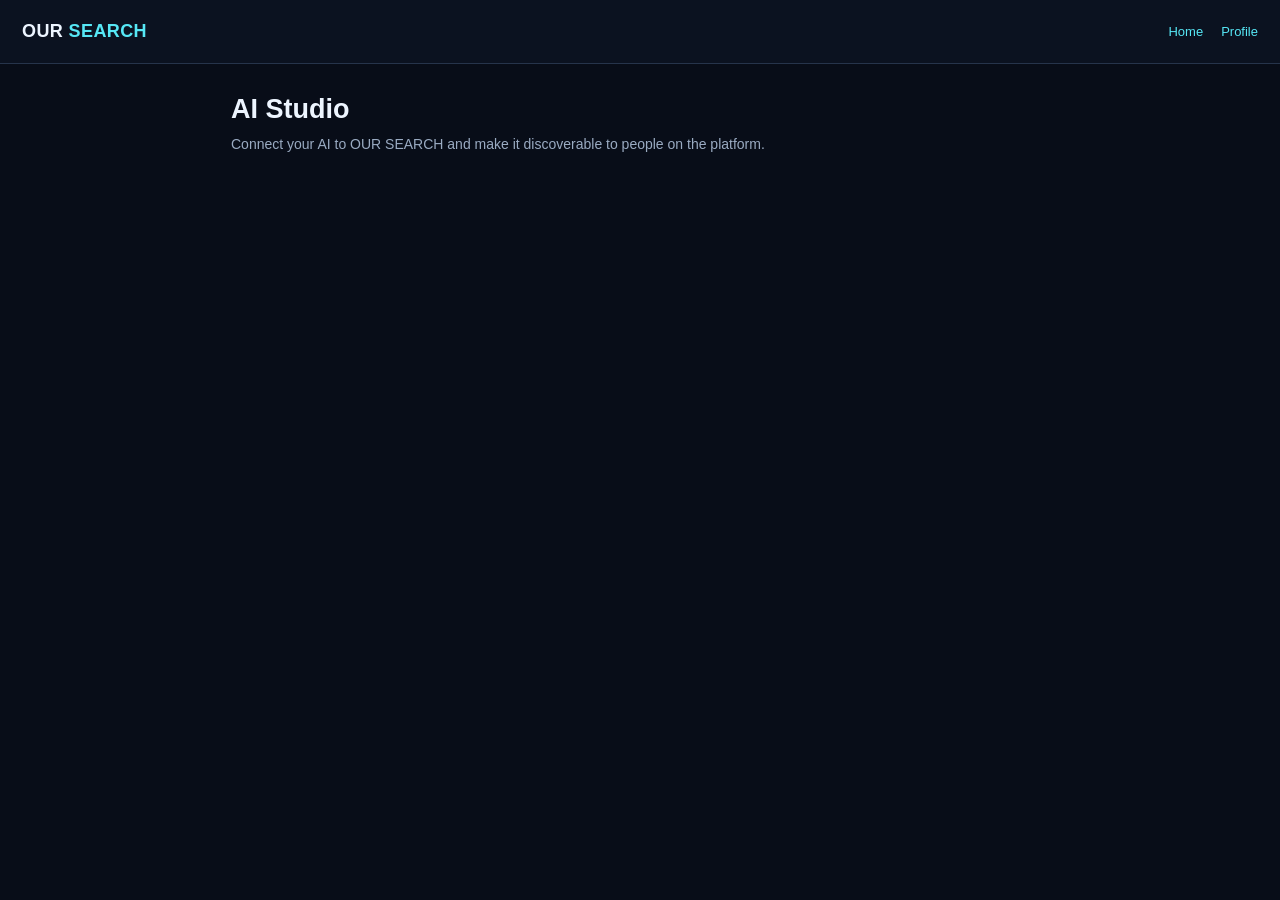
<file: website/ai-studio.html>
<!doctype html>
<html lang="en">
<head>
<meta charset="utf-8">
<meta name="viewport" content="width=device-width,initial-scale=1">
<meta name="theme-color" content="#080d18">
<title>AI Studio — OUR SEARCH</title>
<style>
:root{color-scheme:dark;--bg:#080d18;--panel:#111a2b;--panel2:#0c1422;--line:#26344b;--cyan:#56e7f5;--text:#edf5ff;--muted:#9aabc2;--green:#4ade80;--red:#fb7185}
*{box-sizing:border-box}
body{margin:0;background:var(--bg);color:var(--text);font-family:Arial,sans-serif}
header{height:64px;border-bottom:1px solid var(--line);display:flex;align-items:center;justify-content:space-between;padding:0 22px;background:#0b1220}
.brand{font-size:18px;font-weight:800;letter-spacing:.4px}
.brand span{color:var(--cyan)}
nav{display:flex;gap:18px}
a{color:var(--cyan);text-decoration:none;font-size:13px}
main{max-width:850px;margin:30px auto;padding:0 16px 60px}
h1{font-size:27px;margin:0 0 8px}
.subtitle{color:var(--muted);font-size:14px;line-height:1.6;margin:0 0 25px}
.panel{background:var(--panel);border:1px solid var(--line);border-radius:15px;padding:20px;margin-bottom:18px}
h2{font-size:17px;margin:0 0 16px}
label{display:block;font-size:13px;color:#d8e5f6;margin:15px 0 7px}
input,textarea,select{width:100%;background:#080f1d;border:1px solid #30415c;border-radius:9px;padding:12px;color:white;font-size:14px;outline:none}
input:focus,textarea:focus,select:focus{border-color:var(--cyan)}
textarea{min-height:95px;resize:vertical;line-height:1.5}
button{border:0;border-radius:9px;padding:12px 17px;font-size:13px;font-weight:700;cursor:pointer}
.primary{background:var(--cyan);color:#06121a}
.secondary{background:#263850;color:#e7f2ff}
button:disabled{opacity:.45;cursor:not-allowed}
.actions{display:flex;gap:10px;flex-wrap:wrap;margin-top:18px}
.help{font-size:12px;color:var(--muted);line-height:1.5;margin-top:7px}
.status{font-size:13px;margin-top:14px;line-height:1.5;white-space:pre-wrap}
.status.good{color:var(--green)}
.status.bad{color:var(--red)}
.status.info{color:var(--cyan)}
.hidden{display:none!important}
.item{padding:14px 0;border-bottom:1px solid var(--line)}
.item:last-child{border-bottom:0}
.item strong{display:block;font-size:14px}
.meta{color:var(--muted);font-size:12px;margin-top:7px}
.pill{display:inline-block;border:1px solid var(--line);border-radius:20px;padding:4px 9px;font-size:11px;margin-top:8px;color:var(--muted)}
#signedOut{text-align:center;padding:28px 12px}
.empty{color:var(--muted);font-size:13px;padding:12px 0}
.notice{border:1px solid #36516a;background:#0b1b2a;padding:12px;border-radius:9px;color:#b9d9e7;font-size:12px;line-height:1.6;margin-top:15px}
@media(max-width:600px){header{padding:0 14px}.brand{font-size:16px}nav{gap:12px}main{margin-top:22px}.panel{padding:16px}h1{font-size:24px}}
</style>
</head>
<body>

<header>
  <div class="brand">OUR <span>SEARCH</span></div>
  <nav>
    <a href="/home1.html">Home</a>
    <a href="/profile.html">Profile</a>
  </nav>
</header>

<main>
  <h1>AI Studio</h1>
  <p class="subtitle">Connect your AI to OUR SEARCH and make it discoverable to people on the platform.</p>

  <section id="signedOut" class="panel hidden">
    <h2>Sign in required</h2>
    <p class="subtitle">Sign in to your OUR SEARCH account before connecting an AI.</p>
  </section>

  <section id="studio" class="hidden">
    <div class="panel">
      <h2>Connect your AI</h2>
      <p class="subtitle">Your AI continues running on your own infrastructure. OUR SEARCH connects to it through its API.</p>

      <form id="submissionForm">
        <label for="aiName">AI name</label>
        <input id="aiName" maxlength="80" required placeholder="Example: My Research Assistant">

        <label for="description">Description</label>
        <textarea id="description" maxlength="1000" required placeholder="Describe what your AI can do"></textarea>

        <label for="category">Category</label>
        <select id="category" required>
          <option value="">Choose a category</option>
          <option>General Assistant</option>
          <option>Education</option>
          <option>Research</option>
          <option>Programming</option>
          <option>Creative</option>
          <option>Business</option>
          <option>Science</option>
          <option>Other</option>
        </select>

        <label for="provider">API provider</label>
        <input id="provider" maxlength="80" required placeholder="Example: My AI Service">

        <label for="endpoint">API base URL</label>
        <input id="endpoint" type="url" maxlength="500" required placeholder="https://api.example.com/v1">
        <div class="help">Enter the HTTPS base URL. For OpenAI-compatible APIs, OUR SEARCH will use the chat completions endpoint.</div>

        <label for="apiFormat">API format</label>
        <select id="apiFormat">
          <option value="openai">OpenAI-compatible chat completions</option>
        </select>

        <label for="model">Model identifier</label>
        <input id="model" maxlength="150" required placeholder="Example: my-model">
        <div class="help">Use the model identifier expected by your API provider.</div>

        <label for="authType">Authentication</label>
        <select id="authType">
          <option value="bearer">Bearer token</option>
          <option value="header">Custom API-key header</option>
          <option value="none">No authentication</option>
        </select>

        <div id="headerNameWrap" class="hidden">
          <label for="headerName">API-key header name</label>
          <input id="headerName" maxlength="100" placeholder="Example: x-api-key">
        </div>

        <div id="apiKeyWrap">
          <label for="apiKey">API key</label>
          <input id="apiKey" type="password" maxlength="2000" autocomplete="new-password" placeholder="Enter your API key">
          <div class="help">Your key is sent to our server for connection testing. It should never be placed in a public profile or browser storage.</div>
        </div>

        <div class="notice">
          Connection testing and saving require the OUR SEARCH backend API. Your AI credentials must be stored securely on the server, not in public browser data.
        </div>

        <div class="actions">
          <button type="button" class="secondary" id="testButton">Test connection</button>
          <button type="submit" class="primary" id="saveButton" disabled>Save AI connection</button>
        </div>

        <div id="formStatus" class="status" role="status"></div>
      </form>
    </div>

    <div class="panel">
      <h2>My AI submissions</h2>
      <div id="mySubmissions"><div class="empty">Loading your submissions...</div></div>
      <button type="button" class="secondary" id="refreshButton">Refresh</button>
    </div>
  </section>
</main>

<script type="module">
import { createClient } from "https://esm.sh/@supabase/supabase-js@2";

const SUPABASE_URL = "https://rxhyxmfayalrjmicsomm.supabase.co";
const SUPABASE_ANON_KEY = "sb_publishable_3bKiIeuQq_yVrNK59Bk96A_9Y31q8hI";
const supabase = createClient(SUPABASE_URL, SUPABASE_ANON_KEY);

const signedOut = document.getElementById("signedOut");
const studio = document.getElementById("studio");
const form = document.getElementById("submissionForm");
const statusBox = document.getElementById("formStatus");
const testButton = document.getElementById("testButton");
const saveButton = document.getElementById("saveButton");
const apiKeyInput = document.getElementById("apiKey");
const authType = document.getElementById("authType");
const headerNameWrap = document.getElementById("headerNameWrap");
const apiKeyWrap = document.getElementById("apiKeyWrap");

let currentSession = null;
let stagedTestToken = null;
let testedConfiguration = null;

function setStatus(message, type = "info") {
  statusBox.textContent = message;
  statusBox.className = "status " + type;
}

function invalidateTest() {
  stagedTestToken = null;
  testedConfiguration = null;
  saveButton.disabled = true;
}

function getConfiguration() {
  return {
    provider: document.getElementById("provider").value.trim(),
    endpoint_url: document.getElementById("endpoint").value.trim(),
    api_format: document.getElementById("apiFormat").value,
    model: document.getElementById("model").value.trim(),
    auth_type: authType.value,
    api_key: authType.value === "none" ? "" : apiKeyInput.value,
    header_name: authType.value === "header"
      ? document.getElementById("headerName").value.trim()
      : ""
  };
}

function configurationFingerprint(config) {
  return JSON.stringify({
    provider: config.provider,
    endpoint_url: config.endpoint_url,
    api_format: config.api_format,
    model: config.model,
    auth_type: config.auth_type,
    header_name: config.header_name
  });
}

async function getAccessToken() {
  const { data, error } = await supabase.auth.getSession();
  if (error) throw error;
  const session = data.session;
  if (!session?.access_token) throw new Error("Your session has expired. Please sign in again.");
  return session.access_token;
}

async function backendRequest(path, payload) {
  const token = await getAccessToken();
  const response = await fetch(path, {
    method: "POST",
    headers: {
      "Content-Type": "application/json",
      "Authorization": "Bearer " + token
    },
    body: JSON.stringify(payload)
  });

  const result = await response.json().catch(() => ({}));
  if (!response.ok || result.ok === false) {
    throw new Error(result.error || result.message || ("Request failed (" + response.status + ")"));
  }
  return result;
}

async function loadSubmissions() {
  const container = document.getElementById("mySubmissions");
  container.innerHTML = '<div class="empty">Loading...</div>';

  const { data: userData, error: userError } = await supabase.auth.getUser();
  if (userError || !userData.user) {
    container.innerHTML = '<div class="empty">Please sign in to view submissions.</div>';
    return;
  }

  const { data, error } = await supabase
    .from("ai_submissions")
    .select("id,name,submission_type,status,review_note,created_at")
    .eq("creator_id", userData.user.id)
    .order("created_at", { ascending: false });

  if (error) {
    container.textContent = "Could not load submissions: " + error.message;
    return;
  }

  if (!data || data.length === 0) {
    container.innerHTML = '<div class="empty">You have not submitted an AI yet.</div>';
    return;
  }

  container.replaceChildren();
  for (const item of data) {
    const row = document.createElement("div");
    row.className = "item";

    const name = document.createElement("strong");
    name.textContent = item.name || "Unnamed AI";

    const meta = document.createElement("div");
    meta.className = "meta";
    meta.textContent = (item.submission_type || "AI") + " · " +
      (item.created_at ? new Date(item.created_at).toLocaleDateString() : "");

    const pill = document.createElement("span");
    pill.className = "pill";
    pill.textContent = item.status || "unknown";

    row.append(name, meta, pill);

    if (item.review_note) {
      const note = document.createElement("div");
      note.className = "meta";
      note.textContent = item.review_note;
      row.append(note);
    }

    container.append(row);
  }
}

async function startStudio(session) {
  currentSession = session;
  signedOut.classList.add("hidden");
  studio.classList.remove("hidden");
  await loadSubmissions();
}

async function updateAuth() {
  const { data } = await supabase.auth.getSession();
  if (data.session) {
    await startStudio(data.session);
  } else {
    currentSession = null;
    studio.classList.add("hidden");
    signedOut.classList.remove("hidden");
  }
}

authType.addEventListener("change", () => {
  headerNameWrap.classList.toggle("hidden", authType.value !== "header");
  apiKeyWrap.classList.toggle("hidden", authType.value === "none");
  invalidateTest();
});

for (const id of ["provider", "endpoint", "apiFormat", "model", "authType", "headerName", "apiKey"]) {
  document.getElementById(id).addEventListener("input", invalidateTest);
  document.getElementById(id).addEventListener("change", invalidateTest);
}

testButton.addEventListener("click", async () => {
  invalidateTest();

  const config = getConfiguration();
  if (!config.provider || !config.endpoint_url || !config.model) {
    setStatus("Please complete the provider, API URL, and model fields.", "bad");
    return;
  }

  if (config.auth_type !== "none" && !config.api_key) {
    setStatus("Please enter your API key.", "bad");
    return;
  }

  if (config.auth_type === "header" && !config.header_name) {
    setStatus("Please enter your custom API-key header name.", "bad");
    return;
  }

  testButton.disabled = true;
  saveButton.disabled = true;
  setStatus("Testing your AI connection...", "info");

  try {
    const result = await backendRequest("/api/creator-ai/test-connection", config);

    if (!result.test_token) {
      throw new Error("The server did not return a connection test token.");
    }

    stagedTestToken = result.test_token;
    testedConfiguration = configurationFingerprint(config);
    apiKeyInput.value = "";
    setStatus(result.message || "Connection successful. You can now save your AI connection.", "good");
    saveButton.disabled = false;
  } catch (error) {
    setStatus("Connection test failed: " + error.message, "bad");
  } finally {
    testButton.disabled = false;
  }
});

form.addEventListener("submit", async (event) => {
  event.preventDefault();

  if (!stagedTestToken) {
    setStatus("Test your API connection before saving.", "bad");
    return;
  }

  const name = document.getElementById("aiName").value.trim();
  const description = document.getElementById("description").value.trim();
  const category = document.getElementById("category").value;

  if (!name || !description || !category) {
    setStatus("Please complete the AI name, description, and category.", "bad");
    return;
  }

  saveButton.disabled = true;
  setStatus("Saving your AI connection...", "info");

  try {
    const result = await backendRequest("/api/creator-ai/save-connection", {
      test_token: stagedTestToken,
      name,
      description,
      category
    });

    stagedTestToken = null;
    testedConfiguration = null;
    setStatus(result.message || "Your AI connection has been saved.", "good");
    form.reset();
    headerNameWrap.classList.add("hidden");
    apiKeyWrap.classList.remove("hidden");
    invalidateTest();
    await loadSubmissions();
  } catch (error) {
    setStatus("Could not save connection: " + error.message, "bad");
    saveButton.disabled = false;
  }
});

document.getElementById("refreshButton").addEventListener("click", loadSubmissions);

supabase.auth.onAuthStateChange((_event, session) => {
  if (session) {
    startStudio(session);
  } else {
    currentSession = null;
    studio.classList.add("hidden");
    signedOut.classList.remove("hidden");
  }
});

updateAuth();
</script>
</body>
</html>
</file>
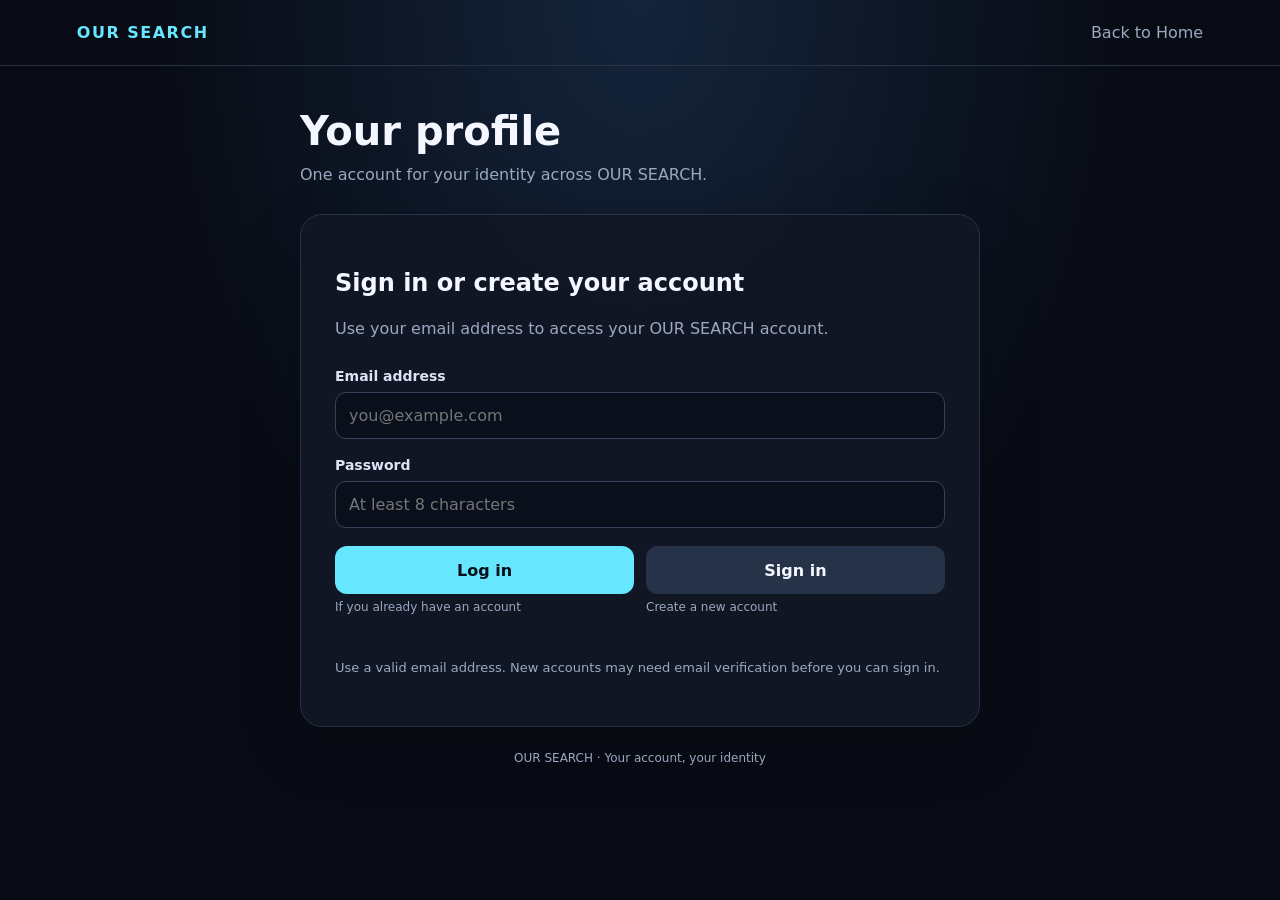
<file: website/profile.html>
<!DOCTYPE html>
<html lang="en">
<head>
<meta charset="UTF-8">
<meta name="viewport" content="width=device-width, initial-scale=1">
<meta name="theme-color" content="#080b14">
<title>Profile — OUR SEARCH</title>
<style>
:root{color-scheme:dark;--bg:#080b14;--panel:#111725;--line:#273247;--text:#f4f7ff;--muted:#9aa8c0;--cyan:#66e7ff}
*{box-sizing:border-box}
body{margin:0;background:radial-gradient(ellipse at top,#14243b 0%,var(--bg) 55%);color:var(--text);font:16px system-ui,-apple-system,sans-serif;min-height:100vh}
header{height:66px;border-bottom:1px solid var(--line);display:flex;align-items:center;justify-content:space-between;padding:0 6%;gap:12px}
.brand{font-weight:850;letter-spacing:1.5px;color:var(--cyan);text-decoration:none}
header a:last-child{color:var(--muted);text-decoration:none}
main{width:min(680px,92%);margin:42px auto 110px}
h1{font-size:clamp(28px,5vw,40px);margin:0 0 8px}
.subtitle{color:var(--muted);line-height:1.6;margin:0 0 26px}
.panel{background:rgba(17,23,37,.94);border:1px solid var(--line);border-radius:22px;padding:clamp(20px,5vw,34px);box-shadow:0 18px 60px #0003}
button,input,textarea{font:inherit}
button{cursor:pointer;border:0;border-radius:12px;padding:13px 17px;font-weight:700}
.google{background:#f6f8ff;color:#101522;width:100%;display:flex;justify-content:center;align-items:center;gap:12px}
.google-mark{font-size:21px;font-weight:900;color:#4285f4}
.note{color:var(--muted);font-size:13px;line-height:1.6;margin-top:15px}
.status{margin:16px 0;color:var(--cyan);font-size:14px;line-height:1.5;overflow-wrap:anywhere}
.hidden{display:none!important}
.profile-head{display:flex;align-items:center;gap:17px;margin-bottom:25px}
.avatar{width:84px;height:84px;border-radius:50%;background:#202d42;border:2px solid #5bdef8;object-fit:cover;display:grid;place-items:center;font-size:30px;flex-shrink:0}
.account-id{font-size:12px;color:var(--muted);overflow-wrap:anywhere;margin-top:5px}
label{display:block;color:#dbe5f7;font-size:14px;font-weight:650;margin:18px 0 8px}
input,textarea{width:100%;background:#090f1b;color:var(--text);border:1px solid #34425a;border-radius:11px;padding:13px;outline:none}
input:focus,textarea:focus{border-color:var(--cyan)}
textarea{min-height:105px;resize:vertical}
.hint{font-size:12px;color:var(--muted);margin-top:6px}
.primary{background:var(--cyan);color:#061019;width:100%;margin-top:0}
.secondary{background:#263248;color:var(--text)}

.ai-application-action{margin:8px 0 4px;padding:16px;border:1px solid var(--line);border-radius:14px;background:rgba(38,50,72,.35)}
.ai-application-action a{display:flex;align-items:center;justify-content:center;gap:8px;width:100%;min-height:48px;box-sizing:border-box;border-radius:10px;text-decoration:none;font-size:15px;font-weight:600}
.ai-application-action .hint{margin:10px 0 0;text-align:center;font-size:12px;line-height:1.5}

.actions{display:flex;gap:12px;margin-top:18px;align-items:flex-start}
.actions > div{flex:1;min-width:0}
.actions button{width:100%;height:48px;box-sizing:border-box;display:flex;align-items:center;justify-content:center;flex:1;margin:0;white-space:nowrap}
.actions .hint{min-height:30px}
footer{text-align:center;color:var(--muted);font-size:12px;margin-top:24px}

/* Instagram-inspired OUR SEARCH profile */
.profile-shell{width:100%;background:transparent}
.profile-top{display:grid;grid-template-columns: minmax(100px, 155px) 1fr;gap:clamp(22px,6vw,65px);padding:30px 0 38px;align-items:start}
.profile-avatar-wrap{display:flex;justify-content:center;align-items:flex-start;padding-top:8px}
.profile-avatar-wrap .avatar{width:clamp(90px,17vw,150px);height:clamp(90px,17vw,150px);border:2px solid #d8d8d8;background:#202d42;font-size:44px}
.profile-details{min-width:0}
.profile-title-row{display:flex;align-items:center;gap:10px;flex-wrap:wrap}
.profile-title-row h2{font-size:clamp(20px,3vw,27px);font-weight:400;margin:0 8px 0 0;overflow-wrap:anywhere}
.profile-title-row button{width:auto;height:38px;padding:0 16px;border-radius:8px;font-size:13px}
.profile-stats{display:flex;gap:clamp(18px,4vw,42px);margin:25px 0 20px;flex-wrap:wrap}
.profile-stats div{display:flex;gap:5px;align-items:center;flex-wrap:wrap;font-size:14px}
.profile-stats strong{font-weight:750}
.profile-stats span{color:var(--muted)}
.profile-bio{font-size:14px;line-height:1.55;overflow-wrap:anywhere}
.profile-display-name{font-weight:750}
.profile-bio p{margin:3px 0 7px;white-space:pre-wrap}
.profile-bio .note{margin:5px 0;font-size:12px}
.profile-tabs{display:flex;justify-content:center;border-top:1px solid var(--line);height:54px}
.profile-tabs span{display:flex;align-items:center;justify-content:center;min-width:150px;font-size:11px;letter-spacing:1px;color:var(--muted)}
.profile-tabs .active-tab{border-top:1px solid var(--text);color:var(--text)}
.creation-grid{display:grid;grid-template-columns:repeat(3,minmax(0,1fr));gap:3px}
.empty-creations{grid-column:1/-1;min-height:230px;display:flex;flex-direction:column;align-items:center;justify-content:center;text-align:center;padding:28px;color:var(--muted)}
.empty-creation-icon{width:58px;height:58px;border:2px solid var(--text);border-radius:50%;display:grid;place-items:center;font-size:30px;color:var(--text)}
.empty-creations h3{color:var(--text);margin:14px 0 5px}
.empty-creations p{max-width:330px;font-size:13px;line-height:1.6;margin:0}
.edit-profile-panel{max-width:520px;margin:28px auto 0;padding:24px;background:var(--panel);border:1px solid var(--line);border-radius:18px}
.edit-heading h2{margin:0 0 5px}
.edit-heading p{color:var(--muted);font-size:14px;margin:0 0 20px}
.edit-profile-panel .picture-upload{margin-bottom:22px}
.edit-profile-panel .primary{margin-top:20px}
.cancel-edit{margin-top:12px;width:100%}
@media(max-width:520px){
  main{width:92%;margin:20px auto 70px}
  .profile-top{grid-template-columns:86px 1fr;gap:15px;padding:20px 0 26px}
  .profile-avatar-wrap .avatar{width:78px;height:78px;font-size:28px}
  .profile-title-row{gap:7px}
  .profile-title-row h2{width:100%;font-size:21px;margin-bottom:3px}
  .profile-title-row button{height:34px;padding:0 10px;font-size:12px}
  .profile-stats{gap:12px;margin:18px 0 14px}
  .profile-stats div{font-size:12px;gap:3px}
  .profile-bio{font-size:13px}
  .edit-profile-panel{padding:18px}
}
\n
/* Give the signed-in profile more room */
main{width:min(935px,92%);margin:30px auto 80px}
\n
/* OUR SEARCH creator profile */
.creator-profile{width:100%;max-width:850px;margin:0 auto}
.creator-identity{display:grid;grid-template-columns:160px minmax(0,1fr);gap:clamp(22px,5vw,58px);align-items:center;padding:28px 12px 22px}
.profile-avatar-wrap{display:flex;align-items:center;justify-content:center}
.profile-avatar-wrap .avatar{width:clamp(94px,15vw,148px);height:clamp(94px,15vw,148px);border:2px solid #34425a;background:#202d42;font-size:42px}
.creator-heading{min-width:0}
.creator-heading h2{font-size:clamp(23px,3.5vw,32px);font-weight:650;line-height:1.2;overflow-wrap:anywhere;margin:0 0 8px}
.creator-handle{font-size:15px;color:var(--cyan);margin-bottom:9px;overflow-wrap:anywhere}
.creator-bio{font-size:14px;line-height:1.6;white-space:pre-wrap;overflow-wrap:anywhere;margin:0}
.creator-stats{display:grid;grid-template-columns:repeat(3,minmax(0,1fr));gap:10px;padding:19px 8px;border-top:1px solid var(--line);border-bottom:1px solid var(--line)}
.creator-stat{display:flex;align-items:center;justify-content:center;flex-direction:column;gap:5px;text-align:center}
.creator-stat strong{font-size:22px;line-height:1.2}
.creator-stat span{font-size:13px;color:var(--muted)}
.creator-actions{display:grid;grid-template-columns:repeat(3,minmax(0,1fr));gap:10px;padding:20px 8px}
.creator-actions button{width:100%;min-height:44px;border-radius:10px;font-size:14px}
.monthly-users{display:flex;align-items:center;justify-content:space-between;gap:15px;padding:16px 18px;border:1px solid var(--line);border-radius:13px;background:rgba(17,23,37,.7)}
.monthly-users span{font-size:14px;color:var(--muted)}
.monthly-users strong{font-size:22px}
.monthly-note{margin:8px 3px 25px}
.creator-content-heading{display:flex;align-items:center;justify-content:center;gap:10px;padding:20px 10px;border-top:1px solid var(--line)}
.creator-content-heading h3{margin:0;font-size:14px;letter-spacing:1.4px;text-transform:uppercase}
.content-heading-icon{font-size:21px}
.creation-grid{display:grid;grid-template-columns:repeat(3,minmax(0,1fr));gap:5px}
.empty-creations{grid-column:1/-1;min-height:245px;display:flex;flex-direction:column;align-items:center;justify-content:center;text-align:center;padding:30px;color:var(--muted)}
.empty-creation-icon{width:62px;height:62px;border:2px solid var(--text);border-radius:50%;display:grid;place-items:center;font-size:30px;color:var(--text)}
.empty-creations h3{color:var(--text);margin:15px 0 6px}
.empty-creations p{max-width:340px;font-size:13px;line-height:1.65;margin:0}
@media(max-width:520px){
  .creator-identity{grid-template-columns:88px minmax(0,1fr);gap:15px;padding:22px 0 20px}
  .profile-avatar-wrap .avatar{width:78px;height:78px;font-size:28px}
  .creator-heading h2{font-size:22px}
  .creator-handle{font-size:13px}
  .creator-bio{font-size:13px}
  .creator-stats{padding:16px 0;gap:4px}
  .creator-stat strong{font-size:20px}
  .creator-stat span{font-size:12px}
  .creator-actions{gap:7px;padding:16px 0}
  .creator-actions button{font-size:12px;padding:10px 5px;min-height:42px}
  .monthly-users{padding:14px}
}
\n</style>
</head>
<body>
<header>
<a class="brand" href="/index.html">OUR SEARCH</a>
<a href="/home1.html">Back to Home</a>
</header>
<main>
<h1 id="pageHeading">Your profile</h1>
<p class="subtitle" id="pageSubtitle">One account for your identity across OUR SEARCH.</p>

<section class="panel" id="signedOut">
<h2>Sign in or create your account</h2>
<p class="subtitle">Use your email address to access your OUR SEARCH account.</p>

<label for="authEmail">Email address</label>
<input id="authEmail" type="email" autocomplete="email"
       placeholder="you@example.com" required>

<label for="authPassword">Password</label>
<input id="authPassword" type="password" autocomplete="current-password"
       minlength="8" placeholder="At least 8 characters" required>

<div class="actions">
<div>
<button class="primary" id="emailLogin" type="button">Log in</button>
<p class="hint">If you already have an account</p>
</div>
<div>
<button class="secondary" id="createAccount" type="button">Sign in</button>
<p class="hint">Create a new account</p>
</div>
</div>

<p class="status" id="loginStatus" role="status"></p>
<p class="note">Use a valid email address. New accounts may need email verification before you can sign in.</p>
</section>

<section class="profile-shell hidden" id="profilePanel">
  <section class="creator-profile">
    <div class="creator-identity">
      <div class="profile-avatar-wrap">
        <img class="avatar hidden" id="avatar" alt="Profile photo">
        <div class="avatar" id="avatarFallback">U</div>
      </div>

      <div class="creator-heading">
        <h2 id="profileHeading">Your name</h2>
        <div class="creator-handle" id="profileUsername">@username</div>
        <p class="creator-bio" id="profileBio">Welcome to my OUR SEARCH profile.</p>
      </div>
    </div>

    <div class="creator-stats">
      <div class="creator-stat">
        <strong id="aiCardCount">0</strong>
        <span>AI cards</span>
      </div>
      <div class="creator-stat">
        <strong id="followerCount">0</strong>
        <span>Followers</span>
      </div>
      <div class="creator-stat">
        <strong id="followingCount">0</strong>
        <span>Following</span>
      </div>
    </div>

    <div class="creator-actions">
      <button class="secondary" id="editProfile" type="button">Edit profile</button>
      <button class="secondary" id="shareProfile" type="button">Share profile</button>
      <button class="secondary signout-btn" id="signOut" type="button">Sign out</button>
    </div>
    <div class="status" id="shareStatus" role="status" aria-live="polite"></div>

    <div class="monthly-users">
      <span>Users this month</span>
      <strong id="monthlyUserCount">0</strong>
    </div>
    <p class="hint monthly-note">Monthly platform usage will be connected to real OUR SEARCH analytics.</p>

    <div class="ai-application-action">
      <a class="secondary" href="/ai-studio.html">＋ Application for your AI</a>
      <p class="hint">Upload your AI model or register an AI API to submit it for review.</p>
    </div>
    <div class="creator-content-heading">
      <span class="content-heading-icon">▦</span>
      <h3>AI cards</h3>
    </div>

    <div class="creation-grid" id="creationGrid">
      <div class="empty-creations">
        <div class="empty-creation-icon">▧</div>
        <h3>Your AI cards will live here</h3>
        <p>When you publish AI creations on OUR SEARCH, they can appear in this space.</p>
      </div>
    </div>

    <div class="account-details-hidden hidden" aria-hidden="true">
      <div id="emailText"></div>
      <span id="userId"></span>
    </div>
  </section>

  <div class="edit-profile-panel hidden" id="editProfilePanel">
    <div class="edit-heading">
      <h2>Edit profile</h2>
      <p>Update how people see you on OUR SEARCH.</p>
    </div>

    <div class="picture-upload">
      <label for="profilePicture">Profile picture</label>
      <input id="profilePicture" type="file" accept="image/*">
      <button class="secondary" id="uploadPicture" type="button">Upload picture</button>
      <p class="hint">Choose an image from your device. Images must be smaller than 5 MB.</p>
    </div>

    <form id="profileForm">
      <label for="username">Username</label>
      <input id="username" name="username" maxlength="30"
             pattern="[A-Za-z0-9_]{3,30}" required autocomplete="username"
             placeholder="your_username">
      <div class="hint">3–30 characters. Letters, numbers and underscores only. Must be unique.</div>

      <label for="displayName">Display name</label>
      <input id="displayName" name="displayName" maxlength="60"
             required placeholder="Your name">

      <label for="bio">Bio</label>
      <textarea id="bio" name="bio" maxlength="160"
                placeholder="Tell people a little about yourself (160 characters max)"></textarea>

      <button class="primary" id="saveProfile" type="submit">Save profile</button>
    </form>
    <div class="status" id="profileStatus" role="status"></div>
    <button class="secondary cancel-edit" id="cancelEditProfile" type="button">Cancel</button>
  </div>
</section>
<footer>OUR SEARCH · Your account, your identity</footer>
</main>

<script type="module">
import { createClient } from 'https://esm.sh/@supabase/supabase-js@2';

// Add the project's public URL and publishable/anon key after configuring Supabase.
// Never put a service-role or secret key in this browser file.
const SUPABASE_URL = 'https://rxhyxmfayalrjmicsomm.supabase.co';
const SUPABASE_ANON_KEY = 'sb_publishable_3bKiIeuQq_yVrNK59Bk96A_9Y31q8hI';

const signedOut = document.getElementById('signedOut');
const profilePanel = document.getElementById('profilePanel');
const loginStatus = document.getElementById('loginStatus');
const profileStatus = document.getElementById('profileStatus');
const loginButton = document.getElementById('emailLogin');
const createAccountButton = document.getElementById('createAccount');
const form = document.getElementById('profileForm');
let supabase = null;
let currentUser = null;
let profileExists = false;
let pendingAvatarUrl = '';

function setStatus(element, message) {
  element.textContent = message;
}
function showSignedOut(message = '') {
  signedOut.classList.remove('hidden');
  profilePanel.classList.add('hidden');
  document.getElementById('pageHeading').classList.remove('hidden');
  document.getElementById('pageSubtitle').classList.remove('hidden');
  setStatus(loginStatus, message);
}
function showSignedIn() {
  signedOut.classList.add('hidden');
  profilePanel.classList.remove('hidden');
  document.getElementById('pageHeading').classList.add('hidden');
  document.getElementById('pageSubtitle').classList.add('hidden');
}
function validConfig() {
  return SUPABASE_URL.startsWith('https://') &&
    !SUPABASE_URL.includes('PASTE_') &&
    SUPABASE_ANON_KEY.length > 20 &&
    !SUPABASE_ANON_KEY.includes('PASTE_');
}
function safeUsername(value) {
  return /^[A-Za-z0-9_]{3,30}$/.test(value);
}

async function loadProfile(user) {
  currentUser = user;
  pendingAvatarUrl = '';
  showSignedIn();

  document.getElementById('userId').textContent = user.id;
  document.getElementById('emailText').textContent = user.email || '';

  const metadata = user.user_metadata || {};
  const displayName = metadata.full_name || metadata.name || '';

  document.getElementById('displayName').value = displayName;
  document.getElementById('profileHeading').textContent = displayName || 'Complete your profile';
  document.getElementById('profileUsername').textContent = '@username';
  document.getElementById('profileBio').textContent = 'Welcome to my OUR SEARCH profile.';

  const avatar = document.getElementById('avatar');
  const fallback = document.getElementById('avatarFallback');
  const photo = metadata.avatar_url || metadata.picture || '';

  if (photo) {
    avatar.src = photo;
    avatar.classList.remove('hidden');
    fallback.classList.add('hidden');
  } else {
    avatar.removeAttribute('src');
    avatar.classList.add('hidden');
    fallback.textContent = (displayName || user.email || 'U').charAt(0).toUpperCase();
    fallback.classList.remove('hidden');
  }

  const editPanel = document.getElementById('editProfilePanel');
  if (!supabase) {
    editPanel.classList.remove('hidden');
    return;
  }

  setStatus(profileStatus, 'Loading your profile…');

  const { data, error } = await supabase
    .from('profiles')
    .select('username, display_name, bio, avatar_url')
    .eq('user_id', user.id)
    .maybeSingle();

  if (error) {
    editPanel.classList.remove('hidden');
    setStatus(profileStatus, 'Could not load your saved profile: ' + error.message);
    return;
  }

  profileExists = !!data;

  if (data) {
    document.getElementById('username').value = data.username || '';
    document.getElementById('displayName').value = data.display_name || displayName;
    document.getElementById('bio').value = data.bio || '';

    const savedDisplayName = data.display_name || displayName;
    document.getElementById('profileHeading').textContent =
      savedDisplayName || 'Complete your profile';
    document.getElementById('profileUsername').textContent =
      data.username ? '@' + data.username : '@username';
    document.getElementById('profileBio').textContent =
      data.bio || 'Welcome to my OUR SEARCH profile.';

    if (!data.avatar_url && !photo) {
      fallback.textContent = (savedDisplayName || user.email || 'U').charAt(0).toUpperCase();
      fallback.classList.remove('hidden');
      avatar.classList.add('hidden');
    }

    pendingAvatarUrl = data.avatar_url || photo;

    if (pendingAvatarUrl) {
      avatar.src = pendingAvatarUrl;
      avatar.classList.remove('hidden');
      fallback.classList.add('hidden');
    }

    editPanel.classList.add('hidden');
    setStatus(profileStatus, 'Profile loaded.');
  } else {
    document.getElementById('username').value = '';
    document.getElementById('bio').value = '';
    editPanel.classList.remove('hidden');
    setStatus(profileStatus, 'Choose a unique username to finish setting up your profile.');
  }
}

if (validConfig()) {
  supabase = createClient(SUPABASE_URL, SUPABASE_ANON_KEY);
  supabase.auth.onAuthStateChange((_event, session) => {
    if (session?.user) {
      queueMicrotask(() => loadProfile(session.user));
    } else {
      currentUser = null;
      profileExists = false;
      showSignedOut();
    }
  });
  const { data: { session } } = await supabase.auth.getSession();
  if (session?.user) await loadProfile(session.user);
} else {
  showSignedOut('Setup required: connect the real Supabase project before Google sign-in can work.');
}

loginButton.addEventListener('click', async () => {
  if (!supabase) {
    setStatus(loginStatus, 'Authentication is not configured. Please check the Supabase URL and public key.');
    return;
  }

  const email = document.getElementById('authEmail').value.trim();
  const password = document.getElementById('authPassword').value;

  if (!email || !password) {
    setStatus(loginStatus, 'Enter your email address and password.');
    return;
  }

  loginButton.disabled = true;
  createAccountButton.disabled = true;
  setStatus(loginStatus, 'Signing in…');

  try {
    const { error } = await supabase.auth.signInWithPassword({
      email,
      password
    });
    if (error) throw error;
    setStatus(loginStatus, 'Signed in successfully. Loading your profile…');
  } catch (error) {
    setStatus(loginStatus, error.message);
  } finally {
    loginButton.disabled = false;
    createAccountButton.disabled = false;
  }
});

createAccountButton.addEventListener('click', async () => {
  if (!supabase) {
    setStatus(loginStatus, 'Authentication is not configured. Please check the Supabase URL and public key.');
    return;
  }

  const email = document.getElementById('authEmail').value.trim();
  const password = document.getElementById('authPassword').value;

  if (!email || !password) {
    setStatus(loginStatus, 'Enter your email address and choose a password.');
    return;
  }
  if (password.length < 8) {
    setStatus(loginStatus, 'Your password must be at least 8 characters.');
    return;
  }

  loginButton.disabled = true;
  createAccountButton.disabled = true;
  setStatus(loginStatus, 'Creating your account…');

  try {
    const { data, error } = await supabase.auth.signUp({
      email,
      password
    });
    if (error) throw error;

    if (data.session) {
      setStatus(loginStatus, 'Account created! Loading your profile…');
    } else {
      setStatus(loginStatus, 'Account created. Check your email for a verification link, then sign in.');
    }
  } catch (error) {
    setStatus(loginStatus, error.message);
  } finally {
    loginButton.disabled = false;
    createAccountButton.disabled = false;
  }
});

form.addEventListener('submit', async (event) => {
  event.preventDefault();
  if (!supabase || !currentUser) {
    setStatus(profileStatus, 'Please sign in after authentication is configured.');
    return;
  }
  const username = document.getElementById('username').value.trim().replace(/^@/, '');
  const displayName = document.getElementById('displayName').value.trim();
  const bio = document.getElementById('bio').value.trim();
  if (!safeUsername(username)) {
    setStatus(profileStatus, 'Username must be 3–30 characters using letters, numbers or underscores.');
    return;
  }
  if (!displayName) {
    setStatus(profileStatus, 'Please enter a display name.');
    return;
  }

  const button = document.getElementById('saveProfile');
  button.disabled = true;
  setStatus(profileStatus, 'Saving profile…');
  const payload = {
    user_id: currentUser.id,
    username,
    display_name: displayName,
    bio,
    avatar_url: pendingAvatarUrl,
    updated_at: new Date().toISOString()
  };
  const { error } = await supabase.from('profiles').upsert(payload, { onConflict: 'user_id' });
  if (error) {
    setStatus(profileStatus, error.code === '23505'
      ? 'That username is already taken. Please choose another.'
      : 'Could not save yet. Check the profiles table and its security policies are configured.');
  } else {
    profileExists = true;

    document.getElementById('profileHeading').textContent = displayName;
    document.getElementById('profileUsername').textContent = '@' + username;
    document.getElementById('profileBio').textContent =
      bio || 'Welcome to my OUR SEARCH profile.';

    document.getElementById('editProfilePanel').classList.add('hidden');
    setStatus(profileStatus, 'Profile saved successfully.');
  }
  button.disabled = false;
});


const shareStatus = document.getElementById('shareStatus');

document.getElementById('shareProfile').addEventListener('click', async () => {
  const shareUrl = window.location.href;
  try {
    if (navigator.share) {
      await navigator.share({ title: 'OUR SEARCH profile', url: shareUrl });
    } else if (navigator.clipboard && navigator.clipboard.writeText) {
      await navigator.clipboard.writeText(shareUrl);
      setStatus(shareStatus, 'Profile link copied. You can share it with others.');
    } else {
      window.prompt('Copy your OUR SEARCH profile link:', shareUrl);
    }
  } catch (error) {
    if (error.name !== 'AbortError') {
      setStatus(shareStatus, 'Unable to share automatically. You can copy this profile link: ' + shareUrl);
    }
  }
});

document.getElementById('editProfile').addEventListener('click', () => {
  document.getElementById('editProfilePanel').classList.remove('hidden');
  document.getElementById('editProfilePanel').scrollIntoView({
    behavior: 'smooth',
    block: 'start'
  });
});

document.getElementById('cancelEditProfile').addEventListener('click', () => {
  document.getElementById('editProfilePanel').classList.add('hidden');
});

document.getElementById('uploadPicture').addEventListener('click', async () => {
  const input = document.getElementById('profilePicture');
  const button = document.getElementById('uploadPicture');
  const file = input.files?.[0];

  if (!supabase || !currentUser) {
    setStatus(profileStatus, 'Please sign in before uploading a profile picture.');
    return;
  }
  if (!file) {
    setStatus(profileStatus, 'Choose a picture from your device first.');
    return;
  }
  if (!file.type.startsWith('image/')) {
    setStatus(profileStatus, 'Please choose an image file.');
    return;
  }
  if (file.size > 5 * 1024 * 1024) {
    setStatus(profileStatus, 'Please choose an image smaller than 5 MB.');
    return;
  }

  const safeName = file.name.replace(/[^A-Za-z0-9._-]/g, '_');
  const path = `${currentUser.id}/${Date.now()}-${safeName}`;

  button.disabled = true;
  setStatus(profileStatus, 'Uploading your picture…');

  try {
    const { error: uploadError } = await supabase.storage
      .from('profile-pictures')
      .upload(path, file, {
        cacheControl: '3600',
        upsert: false,
        contentType: file.type
      });

    if (uploadError) throw uploadError;

    const { data } = supabase.storage
      .from('profile-pictures')
      .getPublicUrl(path);

    pendingAvatarUrl = data.publicUrl;

    const avatar = document.getElementById('avatar');
    avatar.src = pendingAvatarUrl;
    avatar.classList.remove('hidden');
    document.getElementById('avatarFallback').classList.add('hidden');

    setStatus(profileStatus, 'Picture uploaded! Press Save profile to save it to your account.');
  } catch (error) {
    setStatus(profileStatus, `Picture upload failed: ${error.message}`);
  } finally {
    button.disabled = false;
  }
});

document.getElementById('signOut').addEventListener('click', async () => {
  if (supabase) await supabase.auth.signOut();
  showSignedOut('You have signed out.');
});
</script>
</body>
</html>
</file>
